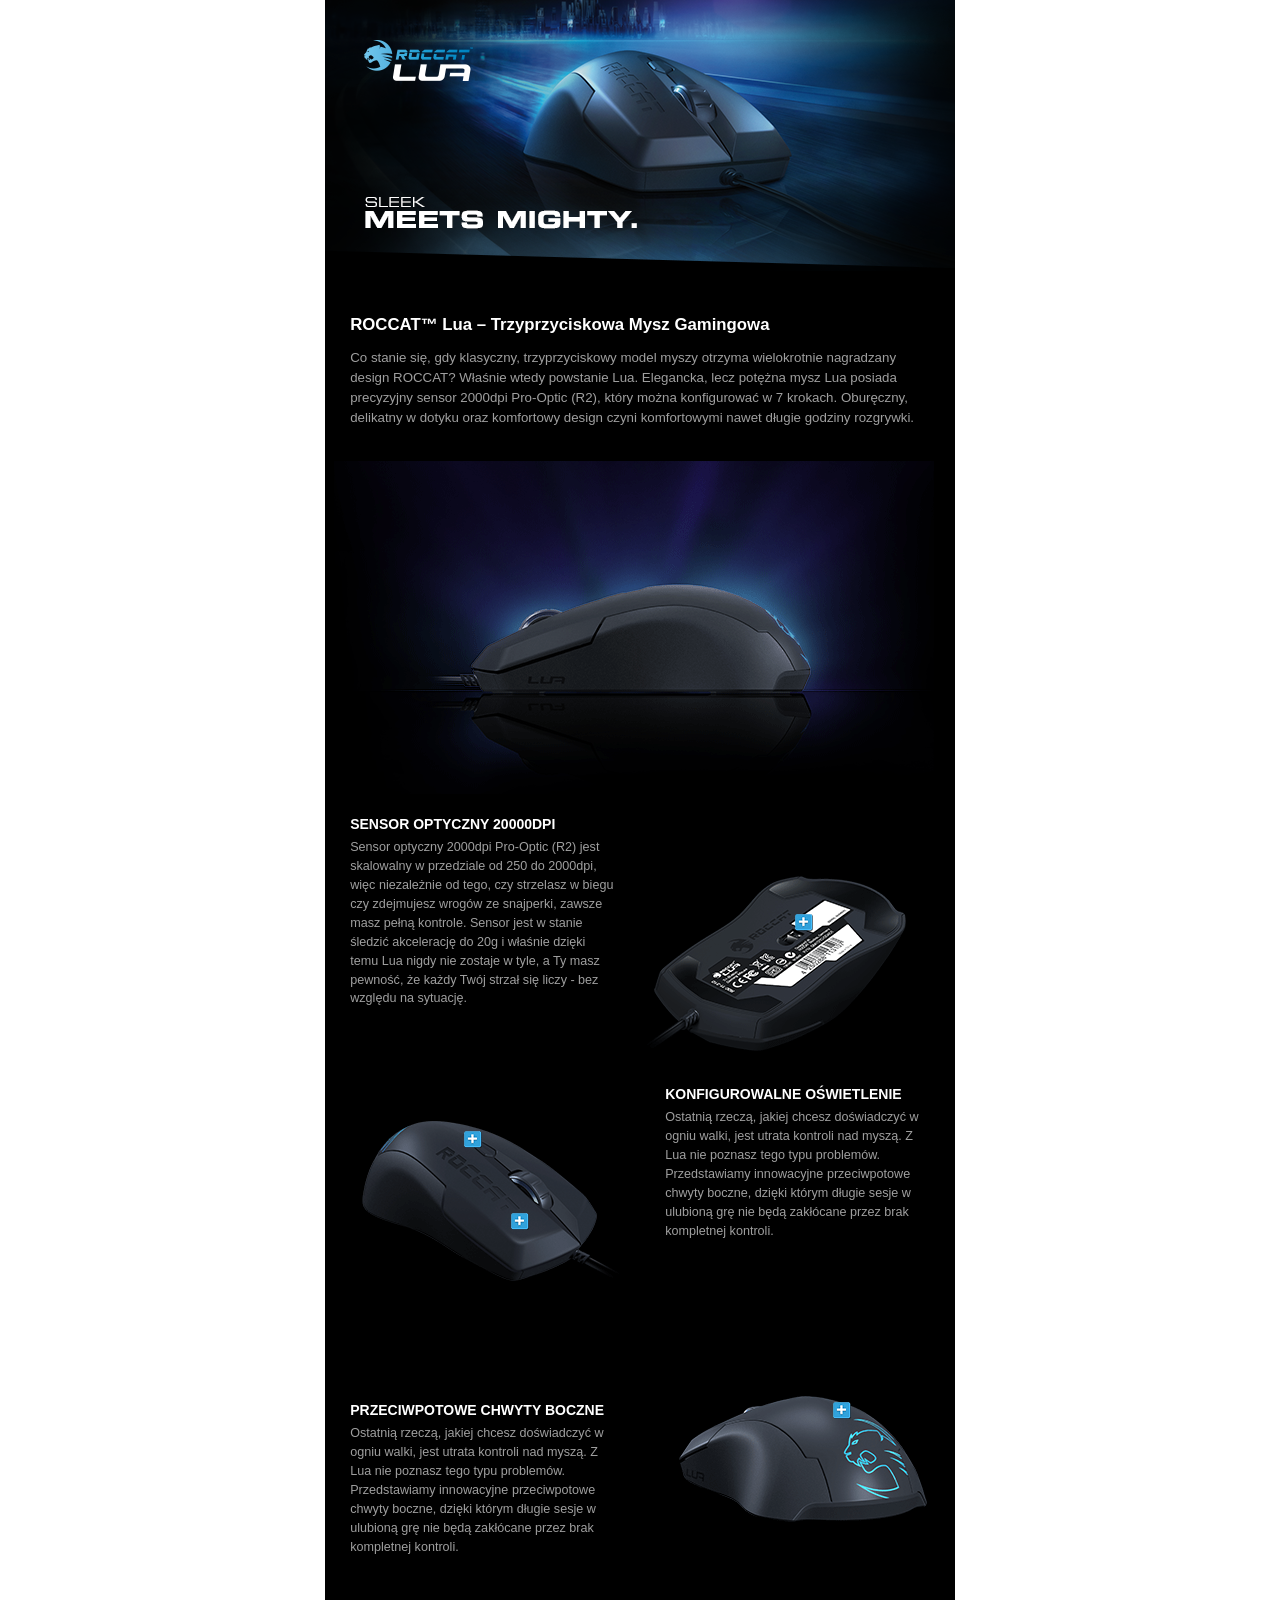
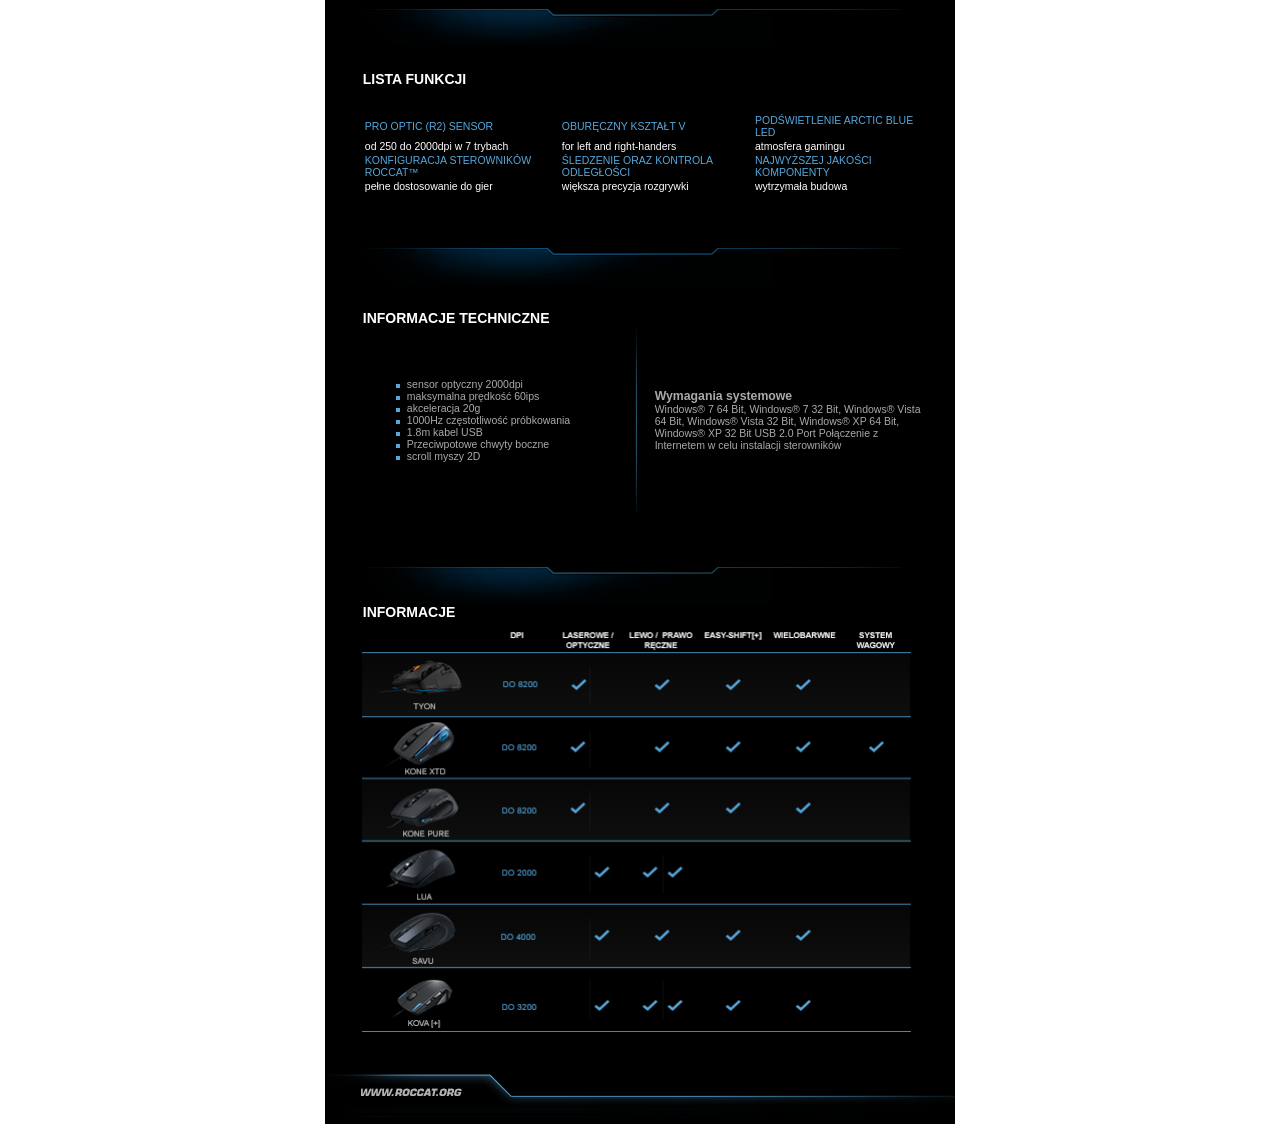
<file: index.html>
<!DOCTYPE html PUBLIC "-//W3C//DTD XHTML 1.0 Transitional//EN" "http://www.w3.org/TR/xhtml1/DTD/xhtml1-transitional.dtd">
<html xmlns="http://www.w3.org/1999/xhtml">
<head>
<meta http-equiv="Content-Type" content="text/html; charset=utf-8" />
<title>Roccat Lua</title>

<style type="text/css">

* { margin: 0; padding: 0; }

#kontener{ 
	background: #000000;
	margin: 0 auto;
	max-width: 630px; 
	min-height: 600px;
	font-size:14px;
	font-family:Arial, Helvetica, sans-serif;
}

#zdj1 img{
	width:100%;
}

#opis1 h1{
	color:#fff;
	font-size:1.2em;
	font-weight:bold;
	margin-left:4%;
	margin-right:6%;
	margin-top:7%;
}
#opis1 p{
	color:#9f9f9f;
	font-size:0.95em;
	margin-left:4%;
	margin-right:6%;
	margin-top:2%;
	margin-bottom:5%;
	line-height:1.5em;
}

#zdj2 img{
	width:100%;
}

#gifp div{
	width: 50%;
	height:100%;
	float:left;
	background-color:#000000;
	}

#gifp div h2 {
	color:#fff;
	font-size:1em;
	font-weight:bold;
	margin-left:8%;
	margin-right:6%;
	margin-top:7%;
}

#gifp div p {
	color:#9f9f9f;
	font-size:0.90em;
	margin-left:8%;
	margin-right:8%;
	margin-top:2%;
	margin-bottom:5%;
	line-height:1.5em
}

#gifp #mysz1 img{
	width:100%;
}


#gifl div{
	width: 50%;
	height:100%;
	float:left;
	background-color:#000000;
	}

#gifl div h2 {
	color:#fff;
	font-size:1em;
	font-weight:bold;
	margin-left:8%;
	margin-right:6%;
	margin-top:7%;
}

#gifl div p {
	color:#9f9f9f;
	font-size:0.90em;
	margin-left:8%;
	margin-right:8%;
	margin-top:2%;
	margin-bottom:5%;
	line-height:1.5em
}

#gifl #mysz2 img{
	width:100%;
}


#gifp2 div{
	width: 50%;
	height:100%;
	float:left;
	background-color:#000000;
	}

#gifp2 div h2 {
	color:#fff;
	font-size:1em;
	font-weight:bold;
	margin-left:8%;
	margin-right:6%;
	margin-top:7%;
}

#gifp2 div p {
	color:#9f9f9f;
	font-size:0.90em;
	margin-left:8%;
	margin-right:8%;
	margin-top:2%;
	margin-bottom:5%;
	line-height:1.5em
}

#gifp2 #mysz3 img{
	width:100%;
}

#reset{
	clear:both;
}

.belka img{
	width:100%;

}

#listafunkcji h1{
	color:#fff;
	font-size:1em;
	margin-left:6%;
	margin-top:4%;
}

#listafunkcji table{
	color:#fff;
	font-size:0.75em;
	margin-left:6%;
	margin-right:4%;
	margin-top:4%;
	margin-bottom:8%;
}

#listafunkcji table tr:nth-child(odd){
	color:#56a8dd;
}

#reset{
	clear:both;
}

#informacjetechniczne h1{
	color:#fff;
	font-size:1em;
	margin-left:6%;
	margin-top:4%;
}

#informacjetechniczne table{
	color:#aaaaaa;
	font-size:0.75em;
	margin-left:4%;
	margin-right:4%;
	margin-bottom:8%;
}

#informacjetechniczne table ul{
	width:100%;
	color:#aaaaaa;
	font-size:1em;
	list-style-image:url(punkt.png);
	margin-left:20%;
}

#informacje h1{
	color:#fff;
	font-size:1em;
	margin-left:6%;
}

#informacje img{
	width:100%;
}

#belkadolna{
	width:100%;
	margin-top:4%;
}

.big{
	width:43%;
}
.small{
	width:4%;
}


</style>

</head>

<body>

<div id="kontener">

  <div id="zdj1">
    	<img src="ROCCAT_Lua_PL-27-02-2015_01.png"/>
    </div>
    
    <div id="opis1">
   	  <h1>
        ROCCAT™ Lua – Trzyprzyciskowa Mysz Gamingowa
        </h1>
      <p>
         Co stanie się, gdy klasyczny, trzyprzyciskowy model myszy otrzyma wielokrotnie nagradzany design ROCCAT? Właśnie wtedy powstanie Lua. Elegancka, lecz potężna mysz Lua posiada precyzyjny  sensor 2000dpi Pro-Optic (R2), który można konfigurować w 7 krokach. Oburęczny, delikatny w dotyku oraz 
komfortowy design czyni komfortowymi nawet długie godziny rozgrywki.
        </p>
    </div>
    
    <div id="zdj2">
   	  <img src="ROCCAT_Lua_PL-27-02-2015_03.gif"/>
    </div>
    
  <div id="gifp">
    	<div>
       	  <h2>
            SENSOR OPTYCZNY 20000DPI
            </h2>
          <p>
              Sensor optyczny 2000dpi Pro-Optic (R2) jest skalowalny w przedziale od 250 do 2000dpi, więc niezależnie od tego, czy strzelasz w biegu czy zdejmujesz wrogów ze snajperki, zawsze masz pełną kontrole. Sensor jest w stanie śledzić 
akcelerację do 20g i właśnie dzięki temu Lua nigdy nie zostaje w tyle, a Ty masz pewność, że każdy Twój strzał się liczy - bez względu na sytuację.
            </p>
        </div>
        <div id="mysz1">
        	<img src="myszka_widok_1.gif" />
        </div>
        <div style="clear:both"></div>
    </div>
    
     <div id="gifl">
      <div id="mysz2" style="float:left">
        	<img src="myszka_widok_2.gif" />
        </div>
   	   <div style="float:right">
        	<h2>
            KONFIGUROWALNE OŚWIETLENIE
            </h2>
            <p>
              Ostatnią rzeczą, jakiej chcesz doświadczyć w ogniu walki, jest utrata kontroli nad myszą.  Z Lua nie poznasz tego typu problemów. Przedstawiamy 
innowacyjne przeciwpotowe chwyty boczne, dzięki którym długie sesje w ulubioną grę nie będą zakłócane przez brak kompletnej kontroli.
            </p>
        </div>
        <div style="clear:both"></div>
    </div>
    
     <div id="gifp2">
   	   <div style="float:left">
        	<h2>
            PRZECIWPOTOWE CHWYTY BOCZNE
            </h2>
            <p>
              Ostatnią rzeczą, jakiej chcesz doświadczyć w ogniu walki, jest utrata kontroli nad myszą.  Z Lua nie poznasz tego typu problemów. Przedstawiamy 
innowacyjne przeciwpotowe chwyty boczne, dzięki którym długie sesje w ulubioną grę nie będą zakłócane przez brak kompletnej kontroli. 
            </p>
        </div>
        <div id="mysz3" style="float:right">
        	<img src="myszka_widok_3.gif" />
        </div>
        <div style="clear:both"></div>
    </div>
    
    <div id="reset">
    </div>
    
    <div class="belka">
    	<img src="ROCCAT_Lua_PL-27-02-2015_06.gif" />
    </div>
    
  <div id="listafunkcji">
    
    	<h1>
        LISTA FUNKCJI
        </h1>
    	<table>
        	<tr>
            	<td>
                PRO OPTIC (R2) SENSOR
              </td>
                <td>
                OBURĘCZNY KSZTAŁT V 	
              </td>
                <td>
                PODŚWIETLENIE ARCTIC BLUE LED            
              </td>
            </tr>
            <tr>
            	<td>
                od 250 do 2000dpi w 7 trybach
              </td>
                <td>
                for left and right-handers
              </td>
                <td>
                atmosfera gamingu
              </td>
            </tr>
            <tr>
            	<td>
                KONFIGURACJA STEROWNIKÓW ROCCAT™  
                </td>
                <td>
                ŚLEDZENIE ORAZ KONTROLA ODLEGŁOŚCI
                </td>
                <td>
                NAJWYŻSZEJ JAKOŚCI KOMPONENTY 
                </td>
            </tr>
            <tr>
            	<td>
                pełne dostosowanie do gier
                </td>
                <td>
                większa precyzja rozgrywki
                </td>
                <td>
                wytrzymała budowa
                </td>
            </tr>
        </table>
   	
  </div>
    
    <div class="belka">
    	<img src="ROCCAT_Lua_PL-27-02-2015_06.gif"/>
    </div>
    
    <div id="informacjetechniczne">
    
    	<h1>
        INFORMACJE TECHNICZNE
        </h1>
    	<table>
        	<tr>
            	<td class="big">
                 <ul>
            		<li>
               	 	sensor optyczny 2000dpi
               	 	</li>
                	<li>
                	maksymalna prędkość 60ips
                	</li>
                	<li>
                	akceleracja 20g 
                	</li>
                	<li>
                	1000Hz częstotliwość próbkowania
                	</li>
                	<li>
                	1.8m kabel USB
                	</li>
               		<li>
                	Przeciwpotowe chwyty boczne
                	</li>
                	<li>
                	scroll myszy 2D
                	</li>
            	</ul>
              </td>
                <td class="small">
                <img src="ROCCAT_Lua_PL-27-02-2015_03.png"/> 	
              </td>
                <td class="big">
               <h3>
              Wymagania systemowe
            </h3>
            <p>
                           
Windows® 7 64 Bit, Windows® 7 32 Bit, Windows® Vista 64 Bit, Windows® Vista 32 Bit, Windows® XP 64 Bit, Windows® XP 32 Bit	 USB 2.0 Port Połączenie z Internetem w celu instalacji sterowników
            </p>      
              </td>
            </tr>

        </table>
   	
  </div>
    
  <div id="reset">
  </div>
    
    <div class="belka">
    	<img src="ROCCAT_Lua_PL-27-02-2015_06.gif"/>
    </div>
    
    <div id="informacje">
    	<h1>
        INFORMACJE
        </h1>
        <img src="ROCCAT_Lua_PL-27-02-2015_08.gif"/>
    </div>
    
    <div id="belkadolna">
 		<img src="ROCCAT_Lua_PL-27-02-2015_10.gif"/>
    </div>
    

</div>




</body>
</html>
</file>
